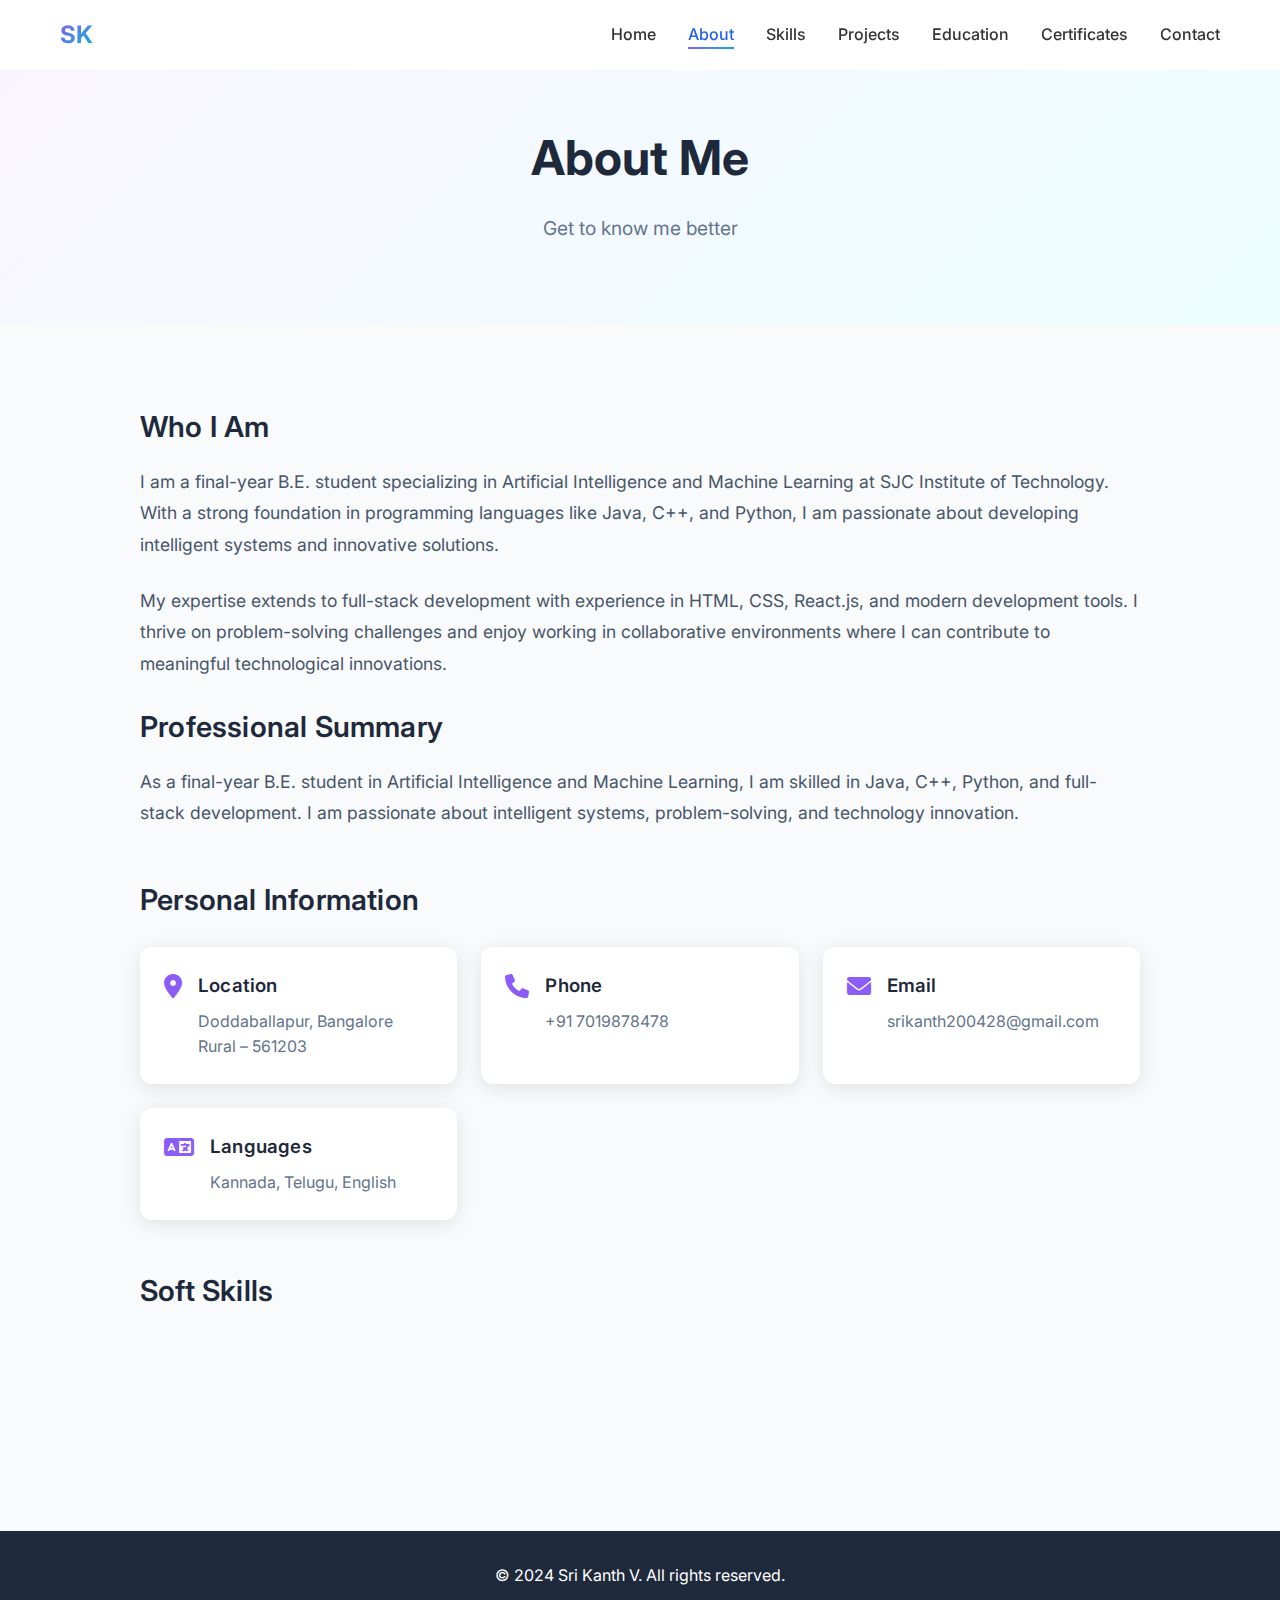
<file: about.html>
<!DOCTYPE html>
<html lang="en">
<head>
    <meta charset="UTF-8">
    <meta name="viewport" content="width=device-width, initial-scale=1.0">
    <title>About - Sri Kanth V</title>
    <link rel="stylesheet" href="styles.css">
    <link href="https://fonts.googleapis.com/css2?family=Inter:wght@300;400;500;600;700&display=swap" rel="stylesheet">
    <link rel="stylesheet" href="https://cdnjs.cloudflare.com/ajax/libs/font-awesome/6.0.0/css/all.min.css">
</head>
<body>
    <!-- Navigation -->
    <nav class="navbar">
        <div class="nav-container">
            <div class="nav-logo">
                <span>SK</span>
            </div>
            <ul class="nav-menu">
                <li><a href="index.html" class="nav-link">Home</a></li>
                <li><a href="about.html" class="nav-link active">About</a></li>
                <li><a href="skills.html" class="nav-link">Skills</a></li>
                <li><a href="projects.html" class="nav-link">Projects</a></li>
                <li><a href="education.html" class="nav-link">Education</a></li>
                <li><a href="certificates.html" class="nav-link">Certificates</a></li>
                <li><a href="contact.html" class="nav-link">Contact</a></li>
            </ul>
            <div class="hamburger">
                <span class="bar"></span>
                <span class="bar"></span>
                <span class="bar"></span>
            </div>
        </div>
    </nav>

    <!-- About Hero Section -->
    <section class="page-hero">
        <div class="container">
            <h1 class="page-title">About Me</h1>
            <p class="page-subtitle">Get to know me better</p>
        </div>
    </section>

    <!-- About Section -->
    <section class="about">
        <div class="container">
            <div class="about-content">
                <div class="about-text">
                    <h2>Who I Am</h2>
                    <p>
                        I am a final-year B.E. student specializing in Artificial Intelligence and Machine Learning 
                        at SJC Institute of Technology. With a strong foundation in programming languages like Java, 
                        C++, and Python, I am passionate about developing intelligent systems and innovative solutions.
                    </p>
                    <p>
                        My expertise extends to full-stack development with experience in HTML, CSS, React.js, 
                        and modern development tools. I thrive on problem-solving challenges and enjoy working 
                        in collaborative environments where I can contribute to meaningful technological innovations.
                    </p>
                    
                    <h2>Professional Summary</h2>
                    <p>
                        As a final-year B.E. student in Artificial Intelligence and Machine Learning, I am skilled 
                        in Java, C++, Python, and full-stack development. I am passionate about intelligent systems, 
                        problem-solving, and technology innovation.
                    </p>
                </div>
                
                <div class="about-details">
                    <h2>Personal Information</h2>
                    <div class="details-grid">
                        <div class="detail-item">
                            <i class="fas fa-map-marker-alt"></i>
                            <div class="detail-content">
                                <h3>Location</h3>
                                <span>Doddaballapur, Bangalore Rural – 561203</span>
                            </div>
                        </div>
                        <div class="detail-item">
                            <i class="fas fa-phone"></i>
                            <div class="detail-content">
                                <h3>Phone</h3>
                                <span>+91 7019878478</span>
                            </div>
                        </div>
                        <div class="detail-item">
                            <i class="fas fa-envelope"></i>
                            <div class="detail-content">
                                <h3>Email</h3>
                                <span>srikanth200428@gmail.com</span>
                            </div>
                        </div>
                        <div class="detail-item">
                            <i class="fas fa-language"></i>
                            <div class="detail-content">
                                <h3>Languages</h3>
                                <span>Kannada, Telugu, English</span>
                            </div>
                        </div>
                    </div>
                </div>

                <div class="soft-skills-section">
                    <h2>Soft Skills</h2>
                    <div class="soft-skills-grid">
                        <div class="soft-skill-item">
                            <i class="fas fa-lightbulb"></i>
                            <span>Problem-solving</span>
                        </div>
                        <div class="soft-skill-item">
                            <i class="fas fa-users"></i>
                            <span>Teamwork</span>
                        </div>
                        <div class="soft-skill-item">
                            <i class="fas fa-comments"></i>
                            <span>Communication</span>
                        </div>
                        <div class="soft-skill-item">
                            <i class="fas fa-rocket"></i>
                            <span>Fast Learning</span>
                        </div>
                    </div>
                </div>
            </div>
        </div>
    </section>

    <!-- Footer -->
    <footer class="footer">
        <div class="container">
            <p>&copy; 2024 Sri Kanth V. All rights reserved.</p>
        </div>
    </footer>

    <script src="script.js"></script>
</body>
</html>
</file>
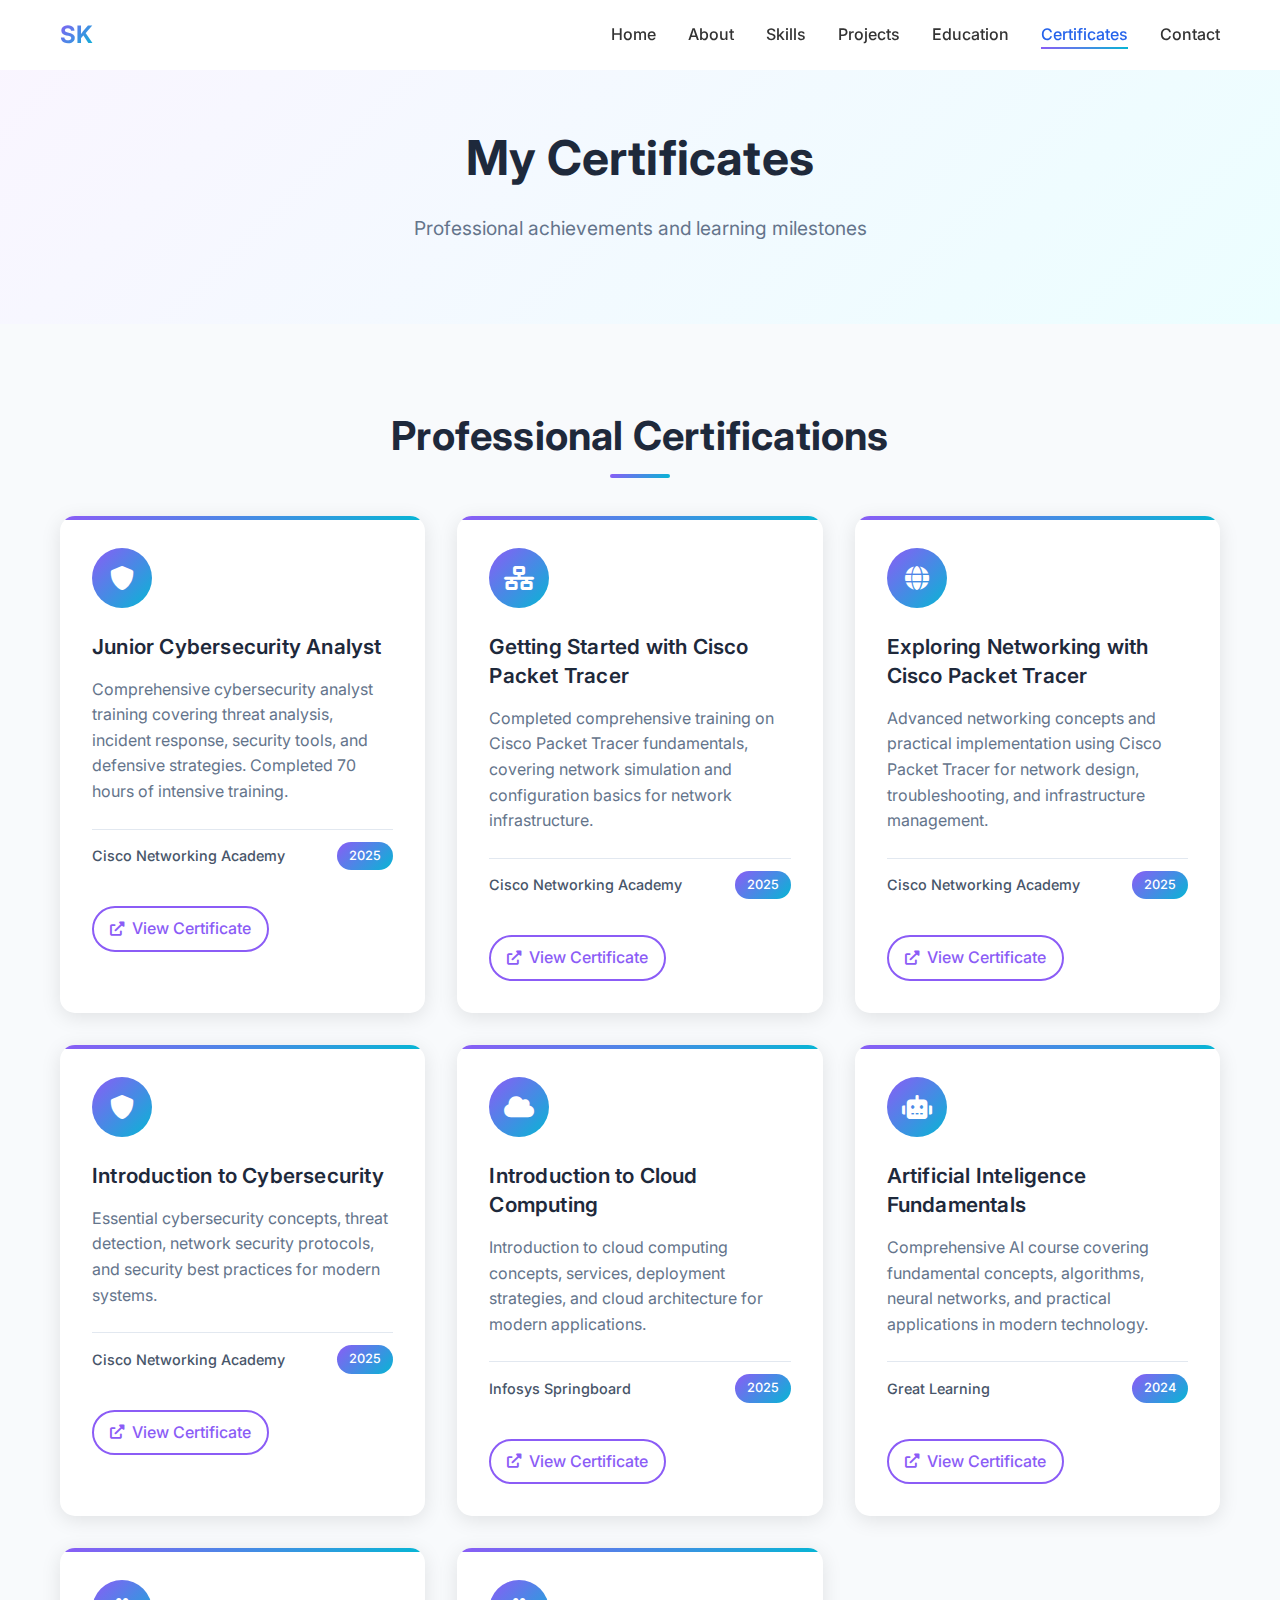
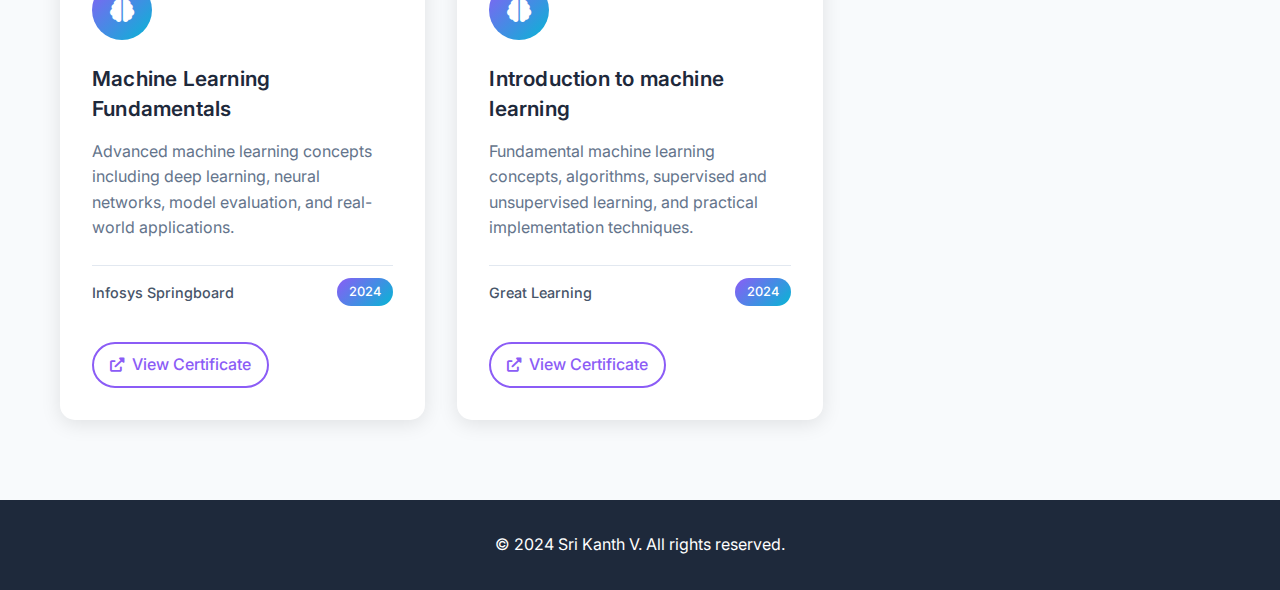
<file: certificates.html>
<!DOCTYPE html>
<html lang="en">
<head>
    <meta charset="UTF-8">
    <meta name="viewport" content="width=device-width, initial-scale=1.0">
    <title>Certificates - Sri Kanth V</title>
    <link rel="stylesheet" href="styles.css">
    <link href="https://fonts.googleapis.com/css2?family=Inter:wght@300;400;500;600;700&display=swap" rel="stylesheet">
    <link rel="stylesheet" href="https://cdnjs.cloudflare.com/ajax/libs/font-awesome/6.0.0/css/all.min.css">
</head>
<body>
    <!-- Navigation -->
    <nav class="navbar">
        <div class="nav-container">
            <div class="nav-logo">
                <span>SK</span>
            </div>
            <ul class="nav-menu">
                <li><a href="index.html" class="nav-link">Home</a></li>
                <li><a href="about.html" class="nav-link">About</a></li>
                <li><a href="skills.html" class="nav-link">Skills</a></li>
                <li><a href="projects.html" class="nav-link active">Projects</a></li>
                <li><a href="education.html" class="nav-link">Education</a></li>
                <li><a href="certificates.html" class="nav-link">Certificates</a></li>
                <li><a href="contact.html" class="nav-link">Contact</a></li>
            </ul>
            <div class="hamburger">
                <span class="bar"></span>
                <span class="bar"></span>
                <span class="bar"></span>
            </div>
        </div>
    </nav>

    <!-- Page Hero -->
    <section class="page-hero">
        <div class="container">
            <h1 class="page-title">My Certificates</h1>
            <p class="page-subtitle">Professional achievements and learning milestones</p>
        </div>
    </section>

    <!-- Certificates Section -->
    <section class="certificates">
        <div class="container">
            <h2 class="section-title">Professional Certifications</h2>
            <div class="certificates-grid">
                <div class="certificate-card">
                    <div class="certificate-icon">
                        <i class="fas fa-shield-alt"></i>
                    </div>
        <h3>Junior Cybersecurity Analyst</h3>
        <p>Comprehensive cybersecurity analyst training covering threat analysis, incident response, security tools, and defensive strategies. Completed 70 hours of intensive training.</p>
        <div class="certificate-details">
            <span class="certificate-issuer">Cisco Networking Academy</span>
            <span class="certificate-date">2025</span>
        </div>
        <a href="Junior Cybersecurity Analyst.pdf" target="_blank" class="certificate-link">
            <i class="fas fa-external-link-alt"></i> View Certificate
        </a>
    </div>

    <div class="certificate-card">
        <div class="certificate-icon">
            <i class="fas fa-network-wired"></i>
        </div>
        <h3>Getting Started with Cisco Packet Tracer</h3>
        <p>Completed comprehensive training on Cisco Packet Tracer fundamentals, covering network simulation and configuration basics for network infrastructure.</p>
        <div class="certificate-details">
            <span class="certificate-issuer">Cisco Networking Academy</span>
            <span class="certificate-date">2025</span>
        </div>
        <a href="Getting Started with Cisco Packet Tracer.pdf" target="_blank" class="certificate-link">
            <i class="fas fa-external-link-alt"></i> View Certificate
        </a>
    </div>

    <div class="certificate-card">
        <div class="certificate-icon">
            <i class="fas fa-globe"></i>
        </div>
        <h3>Exploring Networking with Cisco Packet Tracer</h3>
        <p>Advanced networking concepts and practical implementation using Cisco Packet Tracer for network design, troubleshooting, and infrastructure management.</p>
        <div class="certificate-details">
            <span class="certificate-issuer">Cisco Networking Academy</span>
            <span class="certificate-date">2025</span>
        </div>
        <a href="Exploring Networking with Cisco Packet Tracer.pdf" target="_blank" class="certificate-link">
            <i class="fas fa-external-link-alt"></i> View Certificate
        </a>
    </div>

    <div class="certificate-card">
        <div class="certificate-icon">
            <i class="fas fa-shield-alt"></i>
        </div>
        <h3>Introduction to Cybersecurity</h3>
        <p>Essential cybersecurity concepts, threat detection, network security protocols, and security best practices for modern systems.</p>
        <div class="certificate-details">
            <span class="certificate-issuer">Cisco Networking Academy</span>
            <span class="certificate-date">2025</span>
        </div>
        <a href="Introduction to Cybersecurity.pdf" target="_blank" class="certificate-link">
            <i class="fas fa-external-link-alt"></i> View Certificate
        </a>
    </div>

    <div class="certificate-card">
        <div class="certificate-icon">
            <i class="fas fa-cloud"></i>
        </div>
        <h3>Introduction to Cloud Computing</h3>
        <p>Introduction to cloud computing concepts, services, deployment strategies, and cloud architecture for modern applications.</p>
        <div class="certificate-details">
            <span class="certificate-issuer">Infosys Springboard</span>
            <span class="certificate-date">2025</span>
        </div>
        <a href="Introduction to Cloud Computing.pdf" target="_blank" class="certificate-link">
            <i class="fas fa-external-link-alt"></i> View Certificate
        </a>
    </div>

    <div class="certificate-card">
        <div class="certificate-icon">
            <i class="fas fa-robot"></i>
        </div>
        <h3>Artificial Inteligence Fundamentals</h3>
        <p>Comprehensive AI course covering fundamental concepts, algorithms, neural networks, and practical applications in modern technology.</p>
        <div class="certificate-details">
            <span class="certificate-issuer">Great Learning</span>
            <span class="certificate-date">2024</span>
        </div>
        <a href="Artificial Inteligence Fundamentals.pdf" target="_blank" class="certificate-link">
            <i class="fas fa-external-link-alt"></i> View Certificate
        </a>
    </div>

    <div class="certificate-card">
        <div class="certificate-icon">
            <i class="fas fa-brain"></i>
        </div>
        <h3>Machine Learning Fundamentals</h3>
        <p>Advanced machine learning concepts including deep learning, neural networks, model evaluation, and real-world applications.</p>
        <div class="certificate-details">
            <span class="certificate-issuer">Infosys Springboard</span>
            <span class="certificate-date">2024</span>
        </div>
        <a href="Machine Learning Fundamentals.pdf" target="_blank" class="certificate-link">
            <i class="fas fa-external-link-alt"></i> View Certificate
        </a>
    </div>

    <div class="certificate-card">
        <div class="certificate-icon">
            <i class="fas fa-brain"></i>
        </div>
        <h3>Introduction to machine learning</h3>
        <p>Fundamental machine learning concepts, algorithms, supervised and unsupervised learning, and practical implementation techniques.</p>
        <div class="certificate-details">
            <span class="certificate-issuer">Great Learning</span>
            <span class="certificate-date">2024</span>
        </div>
        <a href="Introduction to machine learning.pdf" target="_blank" class="certificate-link">
            <i class="fas fa-external-link-alt"></i> View Certificate
        </a>
    </div>
</div>
 </div>
</section>

    <!-- Footer -->
    <footer class="footer">
        <div class="container">
            <p>&copy; 2024 Sri Kanth V. All rights reserved.</p>
        </div>
    </footer>

    <script src="script.js"></script>
</body>
</html>
</file>
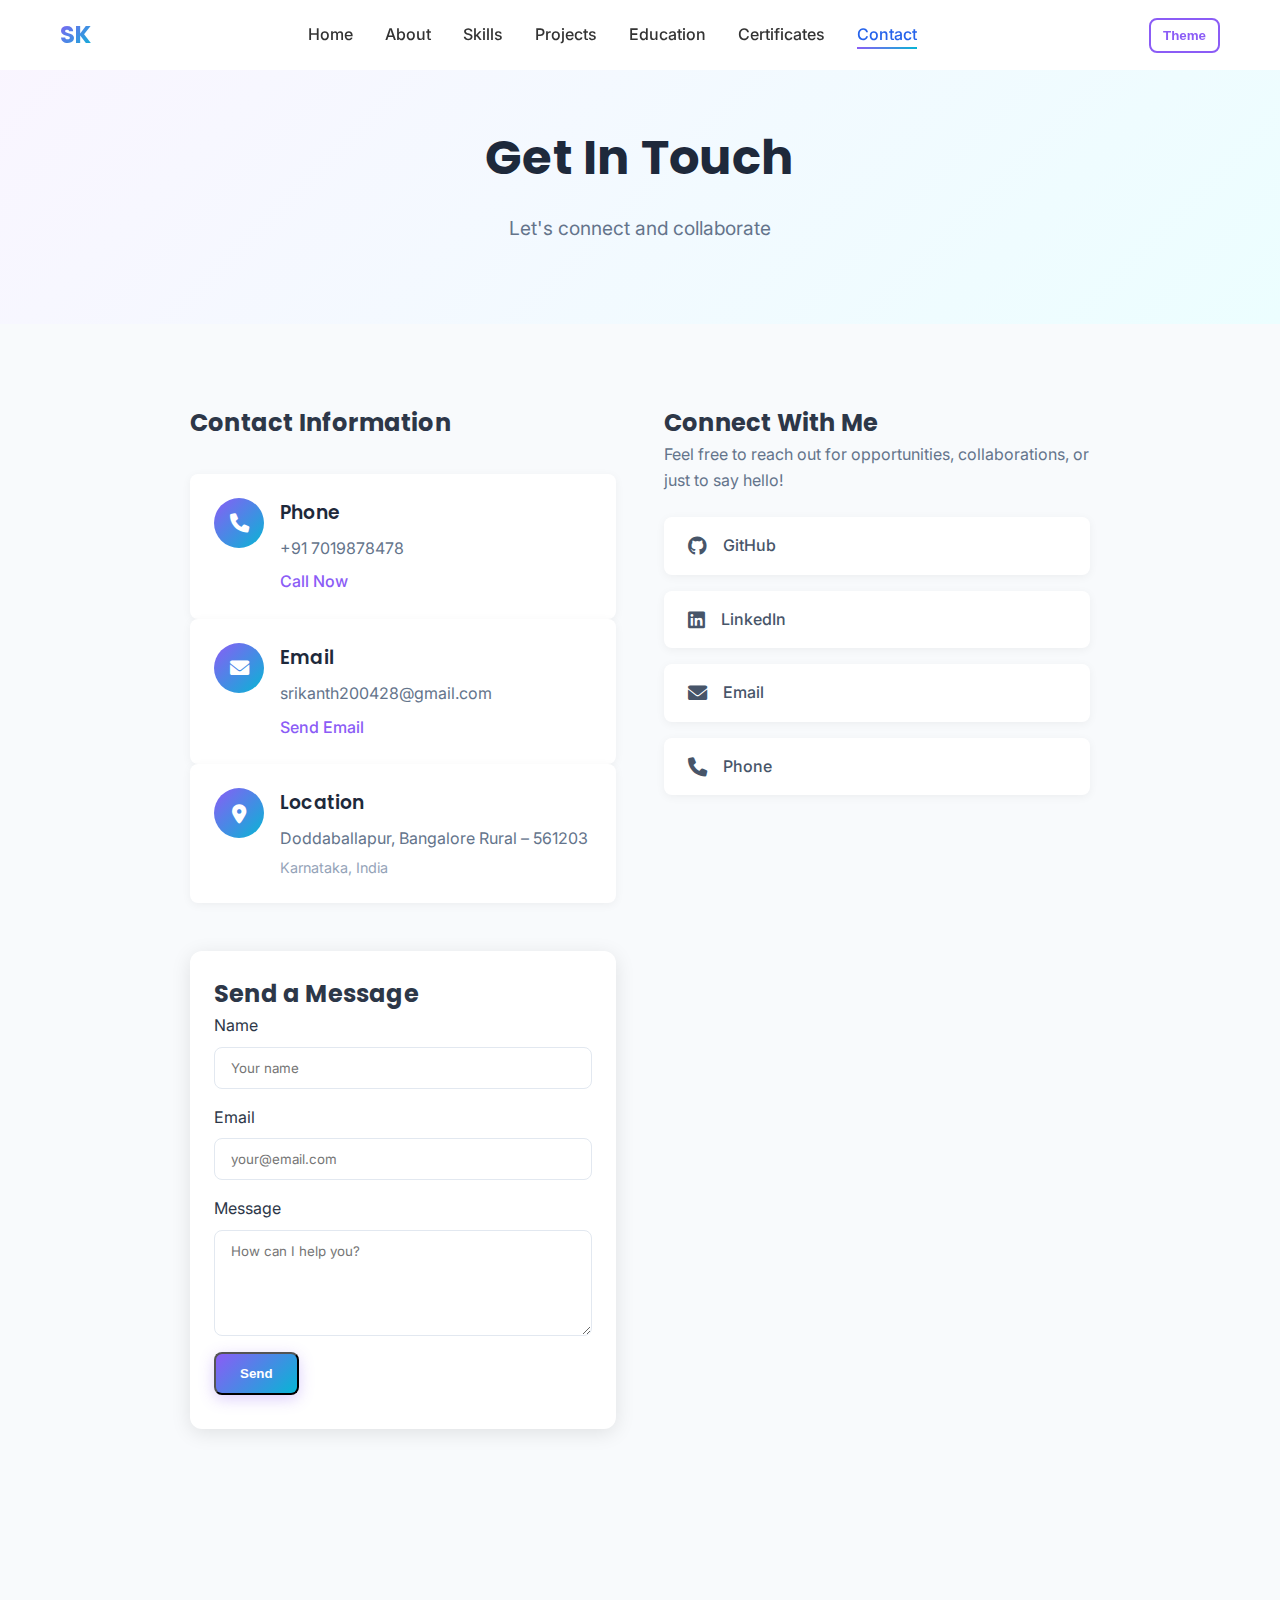
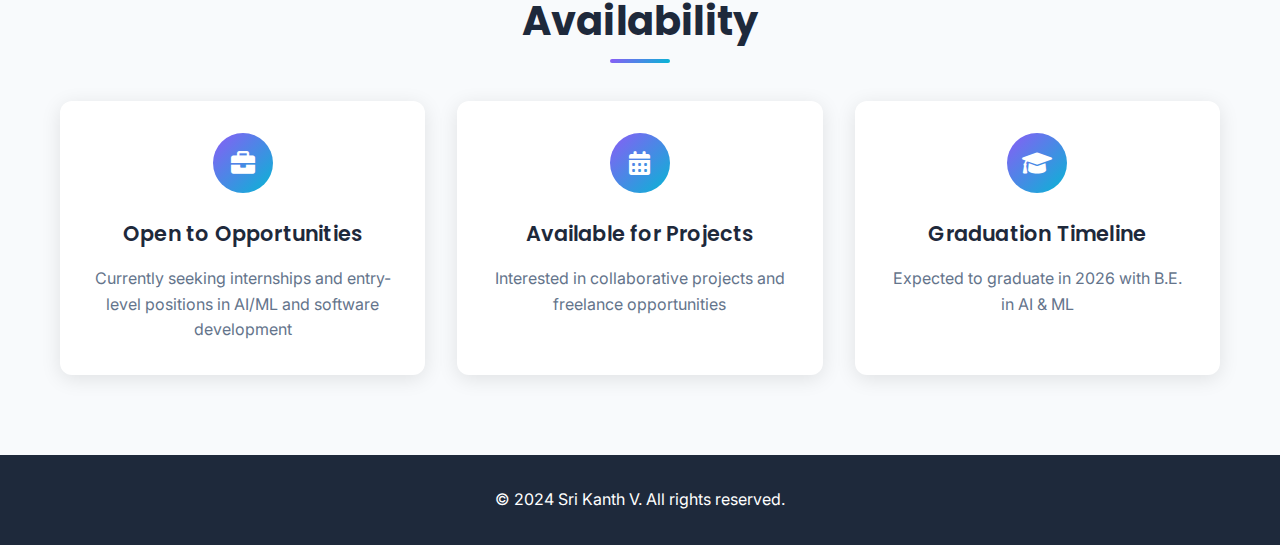
<file: contact.html>
<!DOCTYPE html>
<html lang="en">
<head>
    <meta charset="UTF-8">
    <meta name="viewport" content="width=device-width, initial-scale=1.0">
    <title>Contact - Sri Kanth V</title>
    <meta name="description" content="Contact Sri Kanth V for opportunities and collaborations in AI/ML and software development.">
    <link rel="canonical" href="https://srikanth-portfolio.example/contact.html">
    <meta property="og:title" content="Contact - Sri Kanth V">
    <meta property="og:description" content="Get in touch for opportunities and collaborations.">
    <meta property="og:type" content="website">
    <meta property="og:url" content="https://srikanth-portfolio.example/contact.html">
    <meta property="og:image" content="https://srikanth-portfolio.example/SRI.jpg">
    <link rel="preconnect" href="https://fonts.googleapis.com">
    <link rel="preconnect" href="https://fonts.gstatic.com" crossorigin>
    <link rel="stylesheet" href="styles.css">
    <link href="https://fonts.googleapis.com/css2?family=Inter:wght@300;400;500;600;700&family=Poppins:wght@500;600;700&display=swap" rel="stylesheet">
    <link rel="stylesheet" href="https://cdnjs.cloudflare.com/ajax/libs/font-awesome/6.0.0/css/all.min.css">
</head>
<body>
    <!-- Navigation -->
    <nav class="navbar">
        <div class="nav-container">
            <div class="nav-logo">
                <span>SK</span>
            </div>
            <ul class="nav-menu">
                <li><a href="index.html" class="nav-link">Home</a></li>
                <li><a href="about.html" class="nav-link">About</a></li>
                <li><a href="skills.html" class="nav-link">Skills</a></li>
                <li><a href="projects.html" class="nav-link">Projects</a></li>
                <li><a href="education.html" class="nav-link">Education</a></li>
                <li><a href="certificates.html" class="nav-link">Certificates</a></li>
                <li><a href="contact.html" class="nav-link active">Contact</a></li>
            </ul>
            <div class="hamburger">
                <span class="bar"></span>
                <span class="bar"></span>
                <span class="bar"></span>
            </div>
            <button id="theme-toggle" class="theme-toggle" aria-label="Toggle dark mode">Theme</button>
        </div>
    </nav>

    <!-- Contact Hero Section -->
    <section class="page-hero">
        <div class="container">
            <h1 class="page-title">Get In Touch</h1>
            <p class="page-subtitle">Let's connect and collaborate</p>
        </div>
    </section>

    <!-- Contact Section -->
    <section class="contact">
        <div class="container">
            <div class="contact-content">
                <div class="contact-info">
                    <h2>Contact Information</h2>
                    <div class="contact-items">
                        <div class="contact-item">
                            <div class="contact-icon">
                                <i class="fas fa-phone"></i>
                            </div>
                            <div class="contact-details">
                                <h3>Phone</h3>
                                <p>+91 7019878478</p>
                                <a href="tel:+917019878478" class="contact-link">Call Now</a>
                            </div>
                        </div>
                        <div class="contact-item">
                            <div class="contact-icon">
                                <i class="fas fa-envelope"></i>
                            </div>
                            <div class="contact-details">
                                <h3>Email</h3>
                                <p>srikanth200428@gmail.com</p>
                                <a href="mailto:srikanth200428@gmail.com" class="contact-link">Send Email</a>
                            </div>
                        </div>
                        <div class="contact-item">
                            <div class="contact-icon">
                                <i class="fas fa-map-marker-alt"></i>
                            </div>
                            <div class="contact-details">
                                <h3>Location</h3>
                                <p>Doddaballapur, Bangalore Rural – 561203</p>
                                <span class="location-info">Karnataka, India</span>
                            </div>
                        </div>
                    </div>
                </div>
                <div class="contact-social">
                    <h2>Connect With Me</h2>
                    <p>Feel free to reach out for opportunities, collaborations, or just to say hello!</p>
                    <div class="social-links">
                        <a href="https://github.com/Srikanth28202" class="social-btn" title="GitHub" target="_blank" rel="noopener">
                            <i class="fab fa-github"></i>
                            <span>GitHub</span>
                        </a>
                        <a href="https://www.linkedin.com/in/sri-kanth-v-07a6a7269" class="social-btn" title="LinkedIn" target="_blank" rel="noopener">
                            <i class="fab fa-linkedin"></i>
                            <span>LinkedIn</span>
                        </a>
                        <a href="mailto:srikanth200428@gmail.com" class="social-btn" title="Email">
                            <i class="fas fa-envelope"></i>
                            <span>Email</span>
                        </a>
                        <a href="tel:+917019878478" class="social-btn" title="Phone">
                            <i class="fas fa-phone"></i>
                            <span>Phone</span>
                        </a>
                    </div>
                </div>
                <div class="contact-form-wrap">
                    <h2>Send a Message</h2>
                    <form id="contact-form" novalidate>
                        <div class="form-row">
                            <label for="name">Name</label>
                            <input type="text" id="name" name="name" placeholder="Your name" required>
                        </div>
                        <div class="form-row">
                            <label for="email">Email</label>
                            <input type="email" id="email" name="email" placeholder="your@email.com" required>
                        </div>
                        <div class="form-row">
                            <label for="message">Message</label>
                            <textarea id="message" name="message" rows="5" placeholder="How can I help you?" required></textarea>
                        </div>
                        <button type="submit" class="btn btn-primary">Send</button>
                        <p id="form-status" aria-live="polite" class="form-status" style="margin-top:10px;"></p>
                    </form>
                </div>
            </div>
        </div>
    </section>

    <!-- Availability Section -->
    <section class="availability">
        <div class="container">
            <h2 class="section-title">Availability</h2>
            <div class="availability-content">
                <div class="availability-card">
                    <div class="availability-icon">
                        <i class="fas fa-briefcase"></i>
                    </div>
                    <h3>Open to Opportunities</h3>
                    <p>Currently seeking internships and entry-level positions in AI/ML and software development</p>
                </div>
                <div class="availability-card">
                    <div class="availability-icon">
                        <i class="fas fa-calendar-alt"></i>
                    </div>
                    <h3>Available for Projects</h3>
                    <p>Interested in collaborative projects and freelance opportunities</p>
                </div>
                <div class="availability-card">
                    <div class="availability-icon">
                        <i class="fas fa-graduation-cap"></i>
                    </div>
                    <h3>Graduation Timeline</h3>
                    <p>Expected to graduate in 2026 with B.E. in AI & ML</p>
                </div>
            </div>
        </div>
    </section>

    <!-- Footer -->
    <footer class="footer">
        <div class="container">
            <p>&copy; 2024 Sri Kanth V. All rights reserved.</p>
        </div>
    </footer>

    <script src="script.js" defer></script>
</body>
</html>
</file>
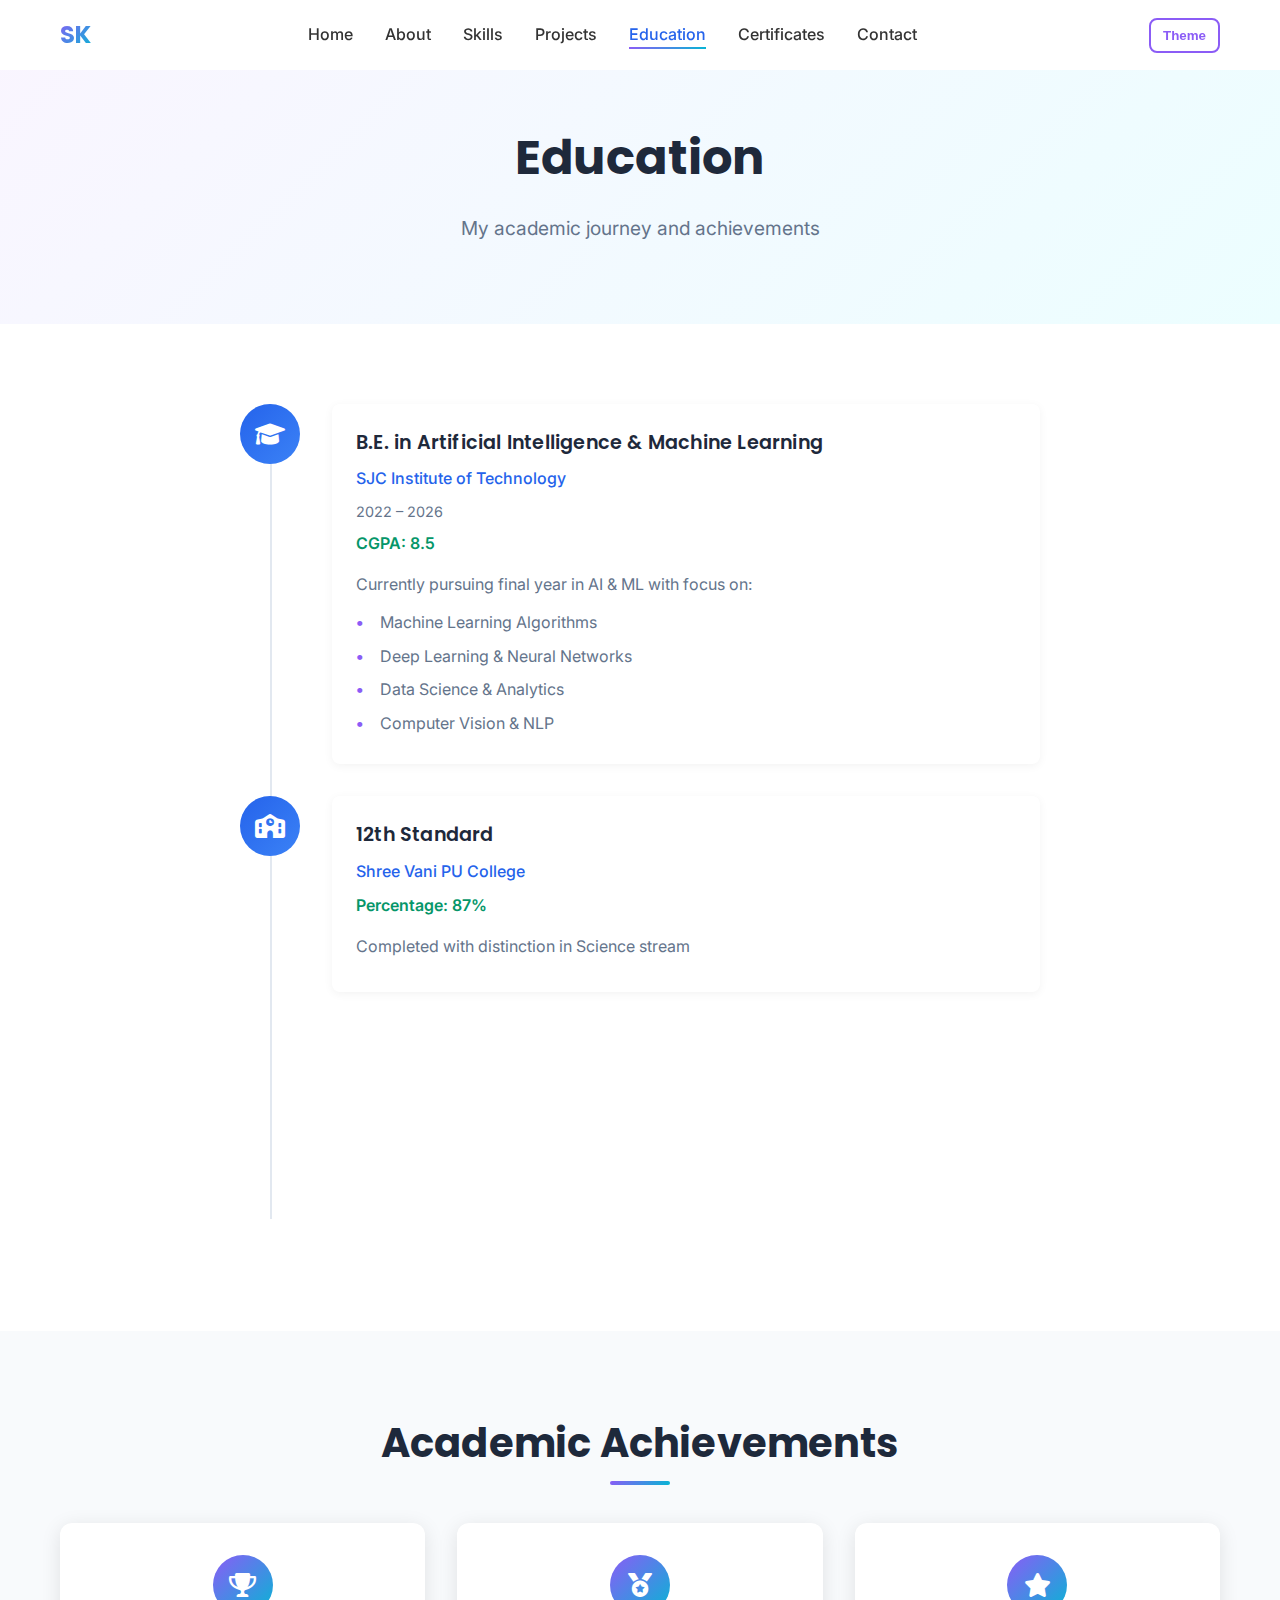
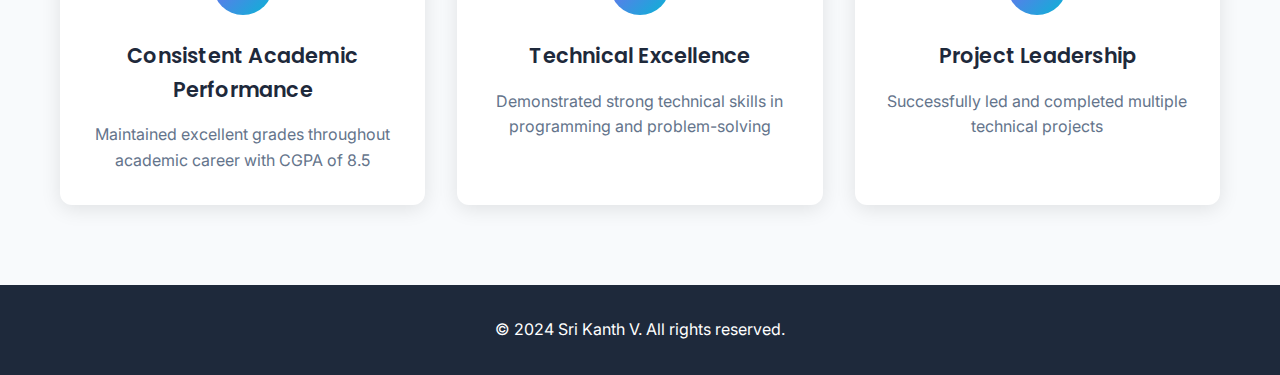
<file: education.html>
<!DOCTYPE html>
<html lang="en">
<head>
    <meta charset="UTF-8">
    <meta name="viewport" content="width=device-width, initial-scale=1.0">
    <title>Education - Sri Kanth V</title>
    <meta name="description" content="Education of Sri Kanth V: B.E. in AI & ML and prior academic achievements.">
    <link rel="canonical" href="https://srikanth-portfolio.example/education.html">
    <meta property="og:title" content="Education - Sri Kanth V">
    <meta property="og:description" content="B.E. AI & ML and academic achievements.">
    <meta property="og:type" content="website">
    <meta property="og:url" content="https://srikanth-portfolio.example/education.html">
    <meta property="og:image" content="https://srikanth-portfolio.example/SRI.jpg">
    <link rel="preconnect" href="https://fonts.googleapis.com">
    <link rel="preconnect" href="https://fonts.gstatic.com" crossorigin>
    <link rel="stylesheet" href="styles.css">
    <link href="https://fonts.googleapis.com/css2?family=Inter:wght@300;400;500;600;700&family=Poppins:wght@500;600;700&display=swap" rel="stylesheet">
    <link rel="stylesheet" href="https://cdnjs.cloudflare.com/ajax/libs/font-awesome/6.0.0/css/all.min.css">
</head>
<body>
    <!-- Navigation -->
    <nav class="navbar">
        <div class="nav-container">
            <div class="nav-logo">
                <span>SK</span>
            </div>
            <ul class="nav-menu">
                <li><a href="index.html" class="nav-link">Home</a></li>
                <li><a href="about.html" class="nav-link">About</a></li>
                <li><a href="skills.html" class="nav-link">Skills</a></li>
                <li><a href="projects.html" class="nav-link">Projects</a></li>
                <li><a href="education.html" class="nav-link active">Education</a></li>
                <li><a href="certificates.html" class="nav-link">Certificates</a></li>
                <li><a href="contact.html" class="nav-link">Contact</a></li>
            </ul>
            <div class="hamburger">
                <span class="bar"></span>
                <span class="bar"></span>
                <span class="bar"></span>
            </div>
            <button id="theme-toggle" class="theme-toggle" aria-label="Toggle dark mode">Theme</button>
        </div>
    </nav>

    <!-- Education Hero Section -->
    <section class="page-hero">
        <div class="container">
            <h1 class="page-title">Education</h1>
            <p class="page-subtitle">My academic journey and achievements</p>
        </div>
    </section>

    <!-- Education Section -->
    <section class="education">
        <div class="container">
            <div class="education-timeline">
                <div class="education-item">
                    <div class="education-icon">
                        <i class="fas fa-graduation-cap"></i>
                    </div>
                    <div class="education-content">
                        <h3>B.E. in Artificial Intelligence & Machine Learning</h3>
                        <p class="institution">SJC Institute of Technology</p>
                        <p class="duration">2022 – 2026</p>
                        <p class="grade">CGPA: 8.5</p>
                        <div class="education-details">
                            <p>Currently pursuing final year in AI & ML with focus on:</p>
                            <ul>
                                <li>Machine Learning Algorithms</li>
                                <li>Deep Learning & Neural Networks</li>
                                <li>Data Science & Analytics</li>
                                <li>Computer Vision & NLP</li>
                            </ul>
                        </div>
                    </div>
                </div>
                <div class="education-item">
                    <div class="education-icon">
                        <i class="fas fa-school"></i>
                    </div>
                    <div class="education-content">
                        <h3>12th Standard</h3>
                        <p class="institution">Shree Vani PU College</p>
                        <p class="grade">Percentage: 87%</p>
                        <div class="education-details">
                            <p>Completed with distinction in Science stream</p>
                        </div>
                    </div>
                </div>
                <div class="education-item">
                    <div class="education-icon">
                        <i class="fas fa-book"></i>
                    </div>
                    <div class="education-content">
                        <h3>10th Standard</h3>
                        <p class="institution">Swamy Vivekananda English High School</p>
                        <p class="grade">Percentage: 90.56%</p>
                        <div class="education-details">
                            <p>Completed with excellent academic performance</p>
                        </div>
                    </div>
                </div>
            </div>
        </div>
    </section>

    <!-- Achievements Section -->
    <section class="achievements">
        <div class="container">
            <h2 class="section-title">Academic Achievements</h2>
            <div class="achievements-grid">
                <div class="achievement-card">
                    <div class="achievement-icon">
                        <i class="fas fa-trophy"></i>
                    </div>
                    <h3>Consistent Academic Performance</h3>
                    <p>Maintained excellent grades throughout academic career with CGPA of 8.5</p>
                </div>
                <div class="achievement-card">
                    <div class="achievement-icon">
                        <i class="fas fa-medal"></i>
                    </div>
                    <h3>Technical Excellence</h3>
                    <p>Demonstrated strong technical skills in programming and problem-solving</p>
                </div>
                <div class="achievement-card">
                    <div class="achievement-icon">
                        <i class="fas fa-star"></i>
                    </div>
                    <h3>Project Leadership</h3>
                    <p>Successfully led and completed multiple technical projects</p>
                </div>
            </div>
        </div>
    </section>

    <!-- Footer -->
    <footer class="footer">
        <div class="container">
            <p>&copy; 2024 Sri Kanth V. All rights reserved.</p>
        </div>
    </footer>

    <script src="script.js" defer></script>
</body>
</html>
</file>
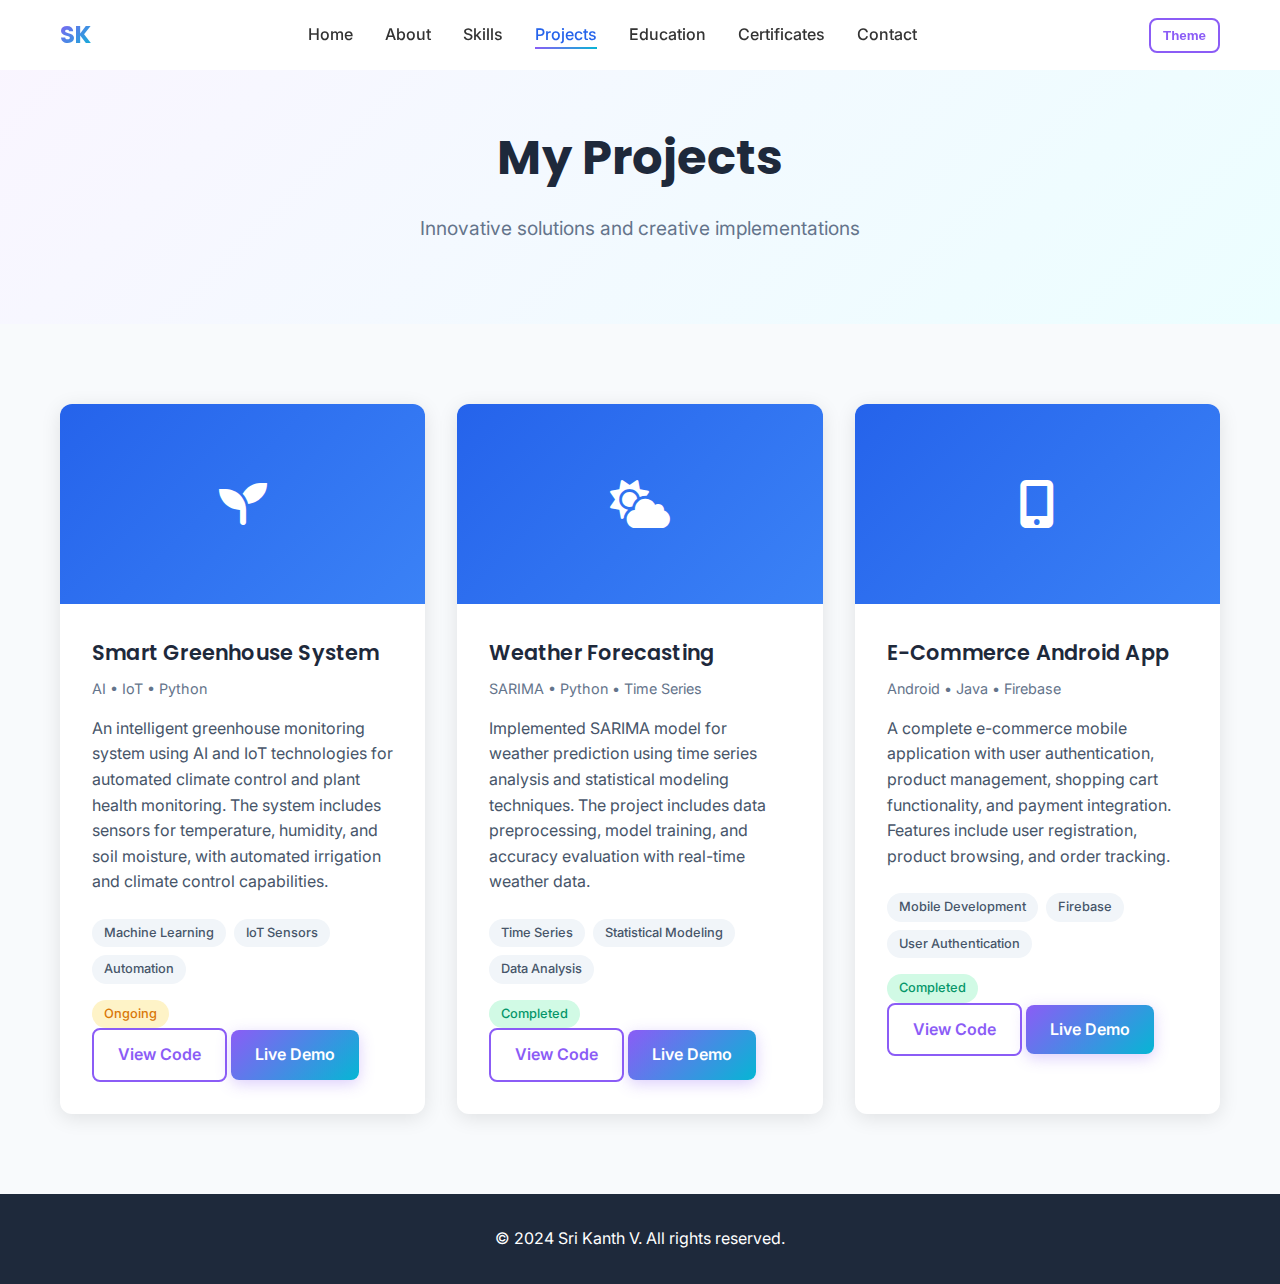
<file: projects.html>
<!DOCTYPE html>
<html lang="en">
<head>
    <meta charset="UTF-8">
    <meta name="viewport" content="width=device-width, initial-scale=1.0">
    <title>Projects - Sri Kanth V</title>
    <meta name="description" content="Selected projects by Sri Kanth V: AI, ML, IoT, Android, and time-series forecasting.">
    <link rel="canonical" href="https://srikanth-portfolio.example/projects.html">
    <meta property="og:title" content="Projects - Sri Kanth V">
    <meta property="og:description" content="AI, ML, IoT, Android, and time-series forecasting projects.">
    <meta property="og:type" content="website">
    <meta property="og:url" content="https://srikanth-portfolio.example/projects.html">
    <meta property="og:image" content="https://srikanth-portfolio.example/SRI.jpg">
    <link rel="preconnect" href="https://fonts.googleapis.com">
    <link rel="preconnect" href="https://fonts.gstatic.com" crossorigin>
    <link rel="stylesheet" href="styles.css">
    <link href="https://fonts.googleapis.com/css2?family=Inter:wght@300;400;500;600;700&family=Poppins:wght@500;600;700&display=swap" rel="stylesheet">
    <link rel="stylesheet" href="https://cdnjs.cloudflare.com/ajax/libs/font-awesome/6.0.0/css/all.min.css">
</head>
<body>
    <!-- Navigation -->
    <nav class="navbar">
        <div class="nav-container">
            <div class="nav-logo">
                <span>SK</span>
            </div>
            <ul class="nav-menu">
                <li><a href="index.html" class="nav-link">Home</a></li>
                <li><a href="about.html" class="nav-link">About</a></li>
                <li><a href="skills.html" class="nav-link">Skills</a></li>
                <li><a href="projects.html" class="nav-link active">Projects</a></li>
                <li><a href="education.html" class="nav-link">Education</a></li>
                <li><a href="certificates.html" class="nav-link">Certificates</a></li>
                <li><a href="contact.html" class="nav-link">Contact</a></li>
            </ul>
            <div class="hamburger">
                <span class="bar"></span>
                <span class="bar"></span>
                <span class="bar"></span>
            </div>
            <button id="theme-toggle" class="theme-toggle" aria-label="Toggle dark mode">Theme</button>
        </div>
    </nav>

    <!-- Projects Hero Section -->
    <section class="page-hero">
        <div class="container">
            <h1 class="page-title">My Projects</h1>
            <p class="page-subtitle">Innovative solutions and creative implementations</p>
        </div>
    </section>

    <!-- Projects Section -->
    <section class="projects">
        <div class="container">
            <div class="projects-grid">
                <div class="project-card">
                    <div class="project-image">
                        <i class="fas fa-seedling"></i>
                    </div>
                    <div class="project-content">
                        <h3>Smart Greenhouse System</h3>
                        <p class="project-tech">AI • IoT • Python</p>
                        <p class="project-description">
                            An intelligent greenhouse monitoring system using AI and IoT technologies 
                            for automated climate control and plant health monitoring. The system 
                            includes sensors for temperature, humidity, and soil moisture, with 
                            automated irrigation and climate control capabilities.
                        </p>
                        <div class="project-features">
                            <span class="feature-tag">Machine Learning</span>
                            <span class="feature-tag">IoT Sensors</span>
                            <span class="feature-tag">Automation</span>
                        </div>
                        <div class="project-status">
                            <span class="status-badge ongoing">Ongoing</span>
                        </div>
                        <div class="project-actions">
                            <a class="btn btn-secondary" href="#" target="_blank" rel="noopener">View Code</a>
                            <a class="btn btn-primary" href="#" target="_blank" rel="noopener">Live Demo</a>
                        </div>
                    </div>
                </div>
                <div class="project-card">
                    <div class="project-image">
                        <i class="fas fa-cloud-sun"></i>
                    </div>
                    <div class="project-content">
                        <h3>Weather Forecasting</h3>
                        <p class="project-tech">SARIMA • Python • Time Series</p>
                        <p class="project-description">
                            Implemented SARIMA model for weather prediction using time series analysis 
                            and statistical modeling techniques. The project includes data preprocessing, 
                            model training, and accuracy evaluation with real-time weather data.
                        </p>
                        <div class="project-features">
                            <span class="feature-tag">Time Series</span>
                            <span class="feature-tag">Statistical Modeling</span>
                            <span class="feature-tag">Data Analysis</span>
                        </div>
                        <div class="project-status">
                            <span class="status-badge completed">Completed</span>
                        </div>
                        <div class="project-actions">
                            <a class="btn btn-secondary" href="#" target="_blank" rel="noopener">View Code</a>
                            <a class="btn btn-primary" href="#" target="_blank" rel="noopener">Live Demo</a>
                        </div>
                    </div>
                </div>
                <div class="project-card">
                    <div class="project-image">
                        <i class="fas fa-mobile-alt"></i>
                    </div>
                    <div class="project-content">
                        <h3>E-Commerce Android App</h3>
                        <p class="project-tech">Android • Java • Firebase</p>
                        <p class="project-description">
                            A complete e-commerce mobile application with user authentication, 
                            product management, shopping cart functionality, and payment integration. 
                            Features include user registration, product browsing, and order tracking.
                        </p>
                        <div class="project-features">
                            <span class="feature-tag">Mobile Development</span>
                            <span class="feature-tag">Firebase</span>
                            <span class="feature-tag">User Authentication</span>
                        </div>
                        <div class="project-status">
                            <span class="status-badge completed">Completed</span>
                        </div>
                        <div class="project-actions">
                            <a class="btn btn-secondary" href="#" target="_blank" rel="noopener">View Code</a>
                            <a class="btn btn-primary" href="#" target="_blank" rel="noopener">Live Demo</a>
                        </div>
                    </div>
                </div>
            </div>
        </div>
    </section>

    <!-- Footer -->
    <footer class="footer">
        <div class="container">
            <p>&copy; 2024 Sri Kanth V. All rights reserved.</p>
        </div>
    </footer>

    <script src="script.js" defer></script>
</body>
</html>
</file>
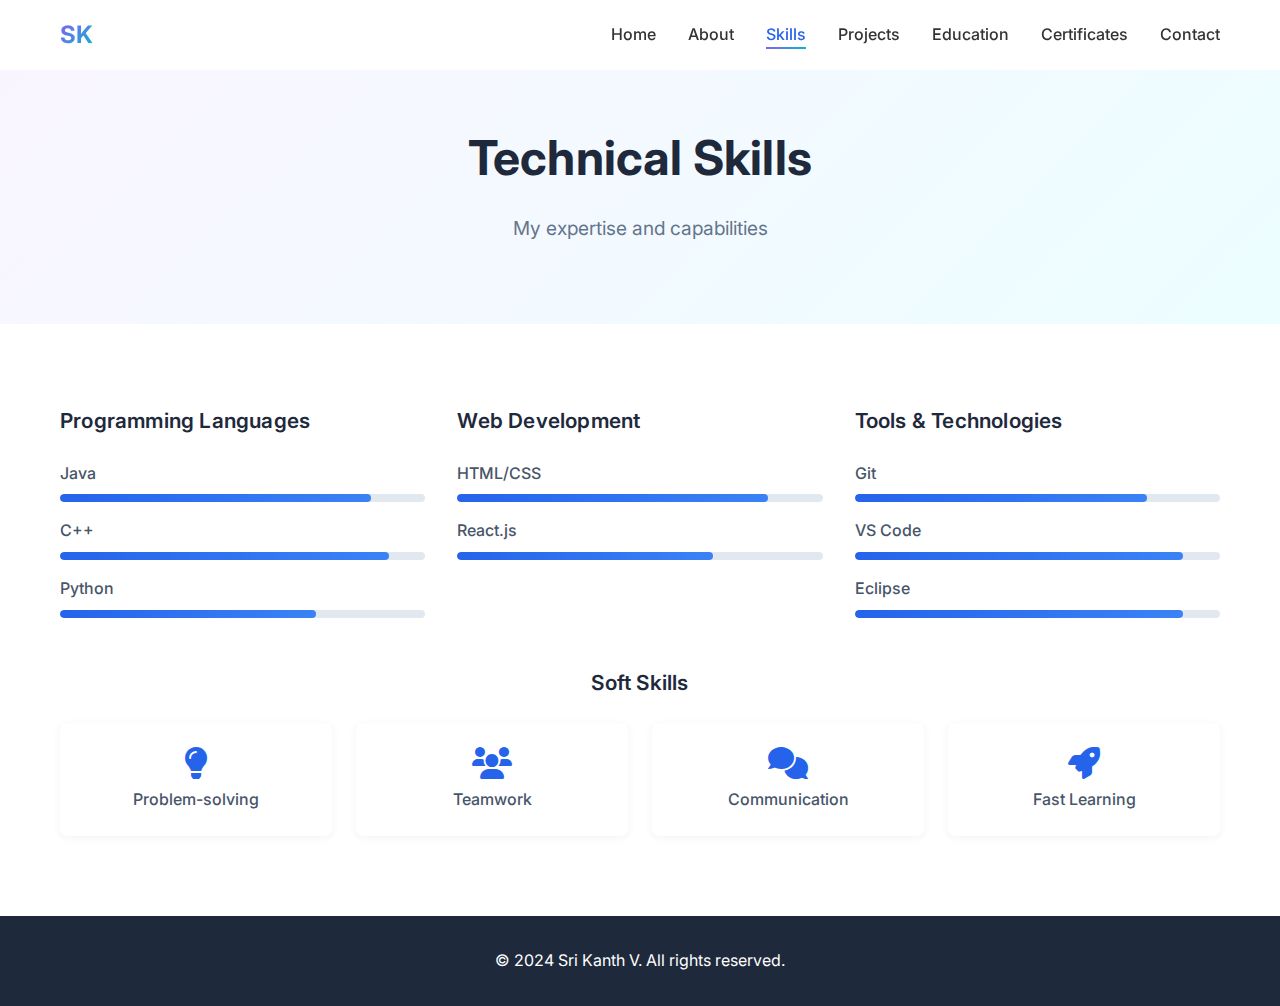
<file: skills.html>
<!DOCTYPE html>
<html lang="en">
<head>
    <meta charset="UTF-8">
    <meta name="viewport" content="width=device-width, initial-scale=1.0">
    <title>Skills - Sri Kanth V</title>
    <link rel="stylesheet" href="styles.css">
    <link href="https://fonts.googleapis.com/css2?family=Inter:wght@300;400;500;600;700&display=swap" rel="stylesheet">
    <link rel="stylesheet" href="https://cdnjs.cloudflare.com/ajax/libs/font-awesome/6.0.0/css/all.min.css">
</head>
<body>
    <!-- Navigation -->
    <nav class="navbar">
        <div class="nav-container">
            <div class="nav-logo">
                <span>SK</span>
            </div>
            <ul class="nav-menu">
                <li><a href="index.html" class="nav-link">Home</a></li>
                <li><a href="about.html" class="nav-link">About</a></li>
                <li><a href="skills.html" class="nav-link active">Skills</a></li>
                <li><a href="projects.html" class="nav-link">Projects</a></li>
                <li><a href="education.html" class="nav-link">Education</a></li>
                <li><a href="certificates.html" class="nav-link">Certificates</a></li>
                <li><a href="contact.html" class="nav-link">Contact</a></li>
            </ul>
            <div class="hamburger">
                <span class="bar"></span>
                <span class="bar"></span>
                <span class="bar"></span>
            </div>
        </div>
    </nav>

    <!-- Skills Hero Section -->
    <section class="page-hero">
        <div class="container">
            <h1 class="page-title">Technical Skills</h1>
            <p class="page-subtitle">My expertise and capabilities</p>
        </div>
    </section>

    <!-- Skills Section -->
    <section class="skills">
        <div class="container">
            <div class="skills-grid">
                <div class="skill-category">
                    <h3>Programming Languages</h3>
                    <div class="skill-items">
                        <div class="skill-item">
                            <span class="skill-name">Java</span>
                            <div class="skill-bar">
                                <div class="skill-progress" style="width: 85%"></div>
                            </div>
                        </div>
                        <div class="skill-item">
                            <span class="skill-name">C++</span>
                            <div class="skill-bar">
                                <div class="skill-progress" style="width: 90%"></div>
                            </div>
                        </div>
                        <div class="skill-item">
                            <span class="skill-name">Python</span>
                            <div class="skill-bar">
                                <div class="skill-progress" style="width: 70%"></div>
                            </div>
                        </div>
                    </div>
                </div>
                <div class="skill-category">
                    <h3>Web Development</h3>
                    <div class="skill-items">
                        <div class="skill-item">
                            <span class="skill-name">HTML/CSS</span>
                            <div class="skill-bar">
                                <div class="skill-progress" style="width: 85%"></div>
                            </div>
                        </div>
                        <div class="skill-item">
                            <span class="skill-name">React.js</span>
                            <div class="skill-bar">
                                <div class="skill-progress" style="width: 70%"></div>
                            </div>
                        </div>
                    </div>
                </div>
                <div class="skill-category">
                    <h3>Tools & Technologies</h3>
                    <div class="skill-items">
                        <div class="skill-item">
                            <span class="skill-name">Git</span>
                            <div class="skill-bar">
                                <div class="skill-progress" style="width: 80%"></div>
                            </div>
                        </div>
                        <div class="skill-item">
                            <span class="skill-name">VS Code</span>
                            <div class="skill-bar">
                                <div class="skill-progress" style="width: 90%"></div>
                            </div>
                        </div>
                        <div class="skill-item">
                            <span class="skill-name">Eclipse</span>
                            <div class="skill-bar">
                                <div class="skill-progress" style="width: 90%"></div>
                            </div>
                        </div>
                    </div>
                </div>
            </div>
            <div class="soft-skills">
                <h3>Soft Skills</h3>
                <div class="soft-skills-grid">
                    <div class="soft-skill-item">
                        <i class="fas fa-lightbulb"></i>
                        <span>Problem-solving</span>
                    </div>
                    <div class="soft-skill-item">
                        <i class="fas fa-users"></i>
                        <span>Teamwork</span>
                    </div>
                    <div class="soft-skill-item">
                        <i class="fas fa-comments"></i>
                        <span>Communication</span>
                    </div>
                    <div class="soft-skill-item">
                        <i class="fas fa-rocket"></i>
                        <span>Fast Learning</span>
                    </div>
                </div>
            </div>
        </div>
    </section>

    <!-- Footer -->
    <footer class="footer">
        <div class="container">
            <p>&copy; 2024 Sri Kanth V. All rights reserved.</p>
        </div>
    </footer>

    <script src="script.js"></script>
</body>
</html>
</file>
<file: styles.css>
/* Reset and Base Styles */
* {
    margin: 0;
    padding: 0;
    box-sizing: border-box;
}

html {
    scroll-behavior: smooth;
}

:root {
    --bg: #ffffff;
    --text: #2d3748;
    --muted: #64748b;
    --accent: #8b5cf6;
    --accent-2: #06b6d4;
    --elev-1: 0 4px 20px rgba(0, 0, 0, 0.1);
}

[data-theme="dark"] {
    --bg: #0f172a;
    --text: #e2e8f0;
    --muted: #94a3b8;
    --accent: #8b5cf6;
    --accent-2: #06b6d4;
    --elev-1: 0 4px 20px rgba(0, 0, 0, 0.4);
}

body {
    font-family: 'Inter', sans-serif;
    line-height: 1.6;
    color: var(--text);
    background-color: var(--bg);
}

/* Prevent body scroll when mobile menu is open */
body.no-scroll {
    overflow: hidden;
}

/* Heading typography */
h1, h2, h3, .section-title, .nav-logo span {
    font-family: 'Poppins', 'Inter', system-ui, -apple-system, Segoe UI, Roboto, Arial, sans-serif;
    letter-spacing: 0.2px;
}

/* Page transition animations */
.page-enter {
    opacity: 0;
    transform: translateX(24px);
}

.page-enter-active {
    opacity: 1;
    transform: translateX(0);
    transition: transform 0.4s ease, opacity 0.4s ease;
}

.page-exit {
    opacity: 0;
    transform: translateX(-24px);
    transition: transform 0.35s ease, opacity 0.35s ease;
}

/* Ensure starting state when JS adds classes slightly late */
body.page-enter-active {
    opacity: 1;
    transform: none;
}

/* SPA slide stage and pages */
/* Removed overlay transition styles to restore default navigation */

@media (prefers-reduced-motion: reduce) {
    .page-enter, .page-enter-active, .page-exit {
        opacity: 1;
        transform: none !important;
        transition: none !important;
    }
}

.container {
    max-width: 1200px;
    margin: 0 auto;
    padding: 0 20px;
}

/* Navigation */
.navbar {
    position: fixed;
    top: 0;
    width: 100%;
    background: rgba(255, 255, 255, 0.95);
    backdrop-filter: blur(10px);
    z-index: 1000;
    padding: 1rem 0;
    transition: all 0.3s ease;
}

.nav-container {
    max-width: 1200px;
    margin: 0 auto;
    padding: 0 20px;
    display: flex;
    justify-content: space-between;
    align-items: center;
}

.nav-logo span {
    font-size: 1.5rem;
    font-weight: 700;
    color: var(--accent);
    background: linear-gradient(135deg, var(--accent), var(--accent-2));
    -webkit-background-clip: text;
    -webkit-text-fill-color: transparent;
    background-clip: text;
}

.nav-menu {
    display: flex;
    list-style: none;
    gap: 2rem;
}

.nav-link {
    text-decoration: none;
    color: #333;
    font-weight: 500;
    transition: color 0.3s ease;
    position: relative;
}

.nav-link:hover {
    color: var(--accent);
}

.nav-link::after {
    content: '';
    position: absolute;
    width: 0;
    height: 2px;
    bottom: -5px;
    left: 0;
    background: linear-gradient(135deg, var(--accent), var(--accent-2));
    transition: width 0.3s ease;
}

.nav-link:hover::after {
    width: 100%;
}

.hamburger {
    display: none;
    flex-direction: column;
    cursor: pointer;
}

.bar {
    width: 25px;
    height: 3px;
    background: #333;
    margin: 3px 0;
    transition: 0.3s;
}

/* Hero Section */
.hero {
    min-height: 100vh;
    display: flex;
    align-items: center;
    background: linear-gradient(135deg, #faf5ff 0%, #ecfeff 100%);
    position: relative;
    overflow: hidden;
}

.hero::before {
    content: '';
    position: absolute;
    top: 0;
    left: 0;
    right: 0;
    bottom: 0;
    background: url('data:image/svg+xml,<svg xmlns="http://www.w3.org/2000/svg" viewBox="0 0 100 100"><defs><pattern id="grid" width="10" height="10" patternUnits="userSpaceOnUse"><path d="M 10 0 L 0 0 0 10" fill="none" stroke="%23e2e8f0" stroke-width="0.5"/></pattern></defs><rect width="100" height="100" fill="url(%23grid)"/></svg>');
    opacity: 0.5;
}

.hero-container {
    max-width: 1200px;
    margin: 0 auto;
    padding: 0 20px;
    position: relative;
    z-index: 1;
}

.hero-content {
    display: grid;
    grid-template-columns: 1fr 1fr;
    gap: 4rem;
    align-items: center;
}

.hero-title {
    font-size: 3.5rem;
    font-weight: 700;
    margin-bottom: 1rem;
    line-height: 1.2;
}

.greeting {
    display: block;
    font-size: 1.5rem;
    color: #64748b;
    margin-bottom: 0.5rem;
}

.name {
    background: linear-gradient(135deg, #8b5cf6, #06b6d4);
    -webkit-background-clip: text;
    -webkit-text-fill-color: transparent;
    background-clip: text;
}

.hero-subtitle {
    font-size: 2rem;
    color: #475569;
    margin-bottom: 1.5rem;
    font-weight: 600;
}

.hero-description {
    font-size: 1.1rem;
    color: #64748b;
    margin-bottom: 2rem;
    line-height: 1.8;
}

.hero-buttons {
    display: flex;
    gap: 1rem;
    margin-bottom: 2rem;
}

.btn {
    padding: 12px 24px;
    border-radius: 8px;
    text-decoration: none;
    font-weight: 600;
    transition: all 0.3s ease;
    display: inline-flex;
    align-items: center;
    gap: 0.5rem;
}

.btn-primary {
    background: linear-gradient(135deg, #8b5cf6, #06b6d4);
    color: white;
    box-shadow: 0 4px 15px rgba(139, 92, 246, 0.3);
}

.btn-primary:hover {
    transform: translateY(-2px);
    box-shadow: 0 6px 20px rgba(139, 92, 246, 0.4);
}

.btn-secondary {
    background: transparent;
    color: var(--accent);
    border: 2px solid var(--accent);
}

.btn-secondary:hover {
    background: var(--accent);
    color: white;
    transform: translateY(-2px);
}

.hero-social {
    display: flex;
    gap: 1rem;
}

.social-link {
    width: 45px;
    height: 45px;
    border-radius: 50%;
    background: white;
    display: flex;
    align-items: center;
    justify-content: center;
    color: #64748b;
    text-decoration: none;
    transition: all 0.3s ease;
    box-shadow: 0 2px 10px rgba(0, 0, 0, 0.1);
}

.social-link:hover {
    color: #8b5cf6;
    transform: translateY(-3px);
    box-shadow: 0 4px 15px rgba(139, 92, 246, 0.3);
}

.hero-image {
    display: flex;
    justify-content: center;
    align-items: center;
}

.profile-container {
    position: relative;
    width: 300px;
    height: 300px;
    border-radius: 50%;
    overflow: hidden;
    box-shadow: 0 20px 40px rgba(0, 0, 0, 0.1);
    animation: float 6s ease-in-out infinite;
}

@keyframes float {
    0%, 100% { transform: translateY(0px); }
    50% { transform: translateY(-20px); }
}

.profile-image {
    width: 100%;
    height: 100%;
    object-fit: cover;
    border-radius: 50%;
}

.profile-overlay {
    position: absolute;
    top: 0;
    left: 0;
    right: 0;
    bottom: 0;
    background: linear-gradient(135deg, rgba(139, 92, 246, 0.1), rgba(6, 182, 212, 0.1));
    border-radius: 50%;
}

.scroll-indicator {
    position: absolute;
    bottom: 30px;
    left: 50%;
    transform: translateX(-50%);
    animation: bounce 2s infinite;
}

.scroll-arrow {
    width: 30px;
    height: 30px;
    border-right: 2px solid #64748b;
    border-bottom: 2px solid #64748b;
    transform: rotate(45deg);
}

@keyframes bounce {
    0%, 20%, 50%, 80%, 100% { transform: translateX(-50%) translateY(0); }
    40% { transform: translateX(-50%) translateY(-10px); }
    60% { transform: translateX(-50%) translateY(-5px); }
}

/* Section Styles */
section {
    padding: 80px 0;
}

.section-title {
    text-align: center;
    font-size: 2.5rem;
    font-weight: 700;
    margin-bottom: 3rem;
    color: #1e293b;
    position: relative;
}

.section-title::after {
    content: '';
    position: absolute;
    bottom: -10px;
    left: 50%;
    transform: translateX(-50%);
    width: 60px;
    height: 4px;
    background: linear-gradient(135deg, var(--accent), var(--accent-2));
    border-radius: 2px;
}

/* Page Hero Section */
.page-hero {
    background: linear-gradient(135deg, #faf5ff 0%, #ecfeff 100%);
    padding: 120px 0 80px;
    text-align: center;
}

.page-title {
    font-size: 3rem;
    font-weight: 700;
    color: #1e293b;
    margin-bottom: 1rem;
}

.page-subtitle {
    font-size: 1.2rem;
    color: #64748b;
}

/* Quick Links Section */
.quick-links {
    background: #f8fafc;
}

.links-grid {
    display: grid;
    grid-template-columns: repeat(auto-fit, minmax(300px, 1fr));
    gap: 2rem;
    max-width: 1200px;
    margin: 0 auto;
}

.link-card {
    background: white;
    padding: 2rem;
    border-radius: 12px;
    text-decoration: none;
    color: inherit;
    box-shadow: 0 4px 20px rgba(0, 0, 0, 0.1);
    transition: all 0.3s ease;
    border: 2px solid transparent;
}

.link-card:hover {
    transform: translateY(-5px);
    box-shadow: 0 8px 30px rgba(139, 92, 246, 0.2);
    border-color: var(--accent);
}

/* Subtle active/pressed states */
.btn:active { transform: translateY(0); box-shadow: 0 2px 10px rgba(0,0,0,0.1); }
.link-card:active { transform: translateY(-2px); box-shadow: 0 6px 20px rgba(0,0,0,0.12); }

.link-icon {
    width: 60px;
    height: 60px;
    background: linear-gradient(135deg, var(--accent), var(--accent-2));
    border-radius: 50%;
    display: flex;
    align-items: center;
    justify-content: center;
    color: white;
    font-size: 1.5rem;
    margin-bottom: 1.5rem;
}

.link-card h3 {
    font-size: 1.3rem;
    color: #1e293b;
    margin-bottom: 1rem;
    font-weight: 600;
}

.link-card p {
    color: #64748b;
    line-height: 1.6;
}

/* About Section */
.about {
    background: #f8fafc;
    padding: 80px 0;
}

.about-content {
    max-width: 1000px;
    margin: 0 auto;
}

.about-text h2 {
    font-size: 1.8rem;
    color: #1e293b;
    margin-bottom: 1rem;
    font-weight: 600;
}

.about-text p {
    font-size: 1.1rem;
    color: #475569;
    margin-bottom: 1.5rem;
    line-height: 1.8;
}

.about-details {
    margin-top: 3rem;
}

.about-details h2 {
    font-size: 1.8rem;
    color: #1e293b;
    margin-bottom: 1.5rem;
    font-weight: 600;
}

.details-grid {
    display: grid;
    grid-template-columns: repeat(auto-fit, minmax(300px, 1fr));
    gap: 1.5rem;
}

.detail-item {
    display: flex;
    align-items: flex-start;
    gap: 1rem;
    padding: 1.5rem;
    background: white;
    border-radius: 12px;
    box-shadow: 0 4px 20px rgba(0, 0, 0, 0.1);
    transition: transform 0.3s ease;
}

.detail-item:hover {
    transform: translateY(-3px);
}

.detail-item i {
    color: var(--accent);
    font-size: 1.5rem;
    margin-top: 0.2rem;
}

.detail-content h3 {
    color: #1e293b;
    margin-bottom: 0.5rem;
    font-weight: 600;
}

.detail-content span {
    color: #64748b;
}

.soft-skills-section {
    margin-top: 3rem;
}

.soft-skills-section h2 {
    font-size: 1.8rem;
    color: #1e293b;
    margin-bottom: 1.5rem;
    font-weight: 600;
}

/* Skills Section */
.skills-grid {
    display: grid;
    grid-template-columns: repeat(auto-fit, minmax(300px, 1fr));
    gap: 2rem;
    margin-bottom: 3rem;
}

.skill-category h3 {
    font-size: 1.3rem;
    color: #1e293b;
    margin-bottom: 1.5rem;
    font-weight: 600;
}

.skill-items {
    display: flex;
    flex-direction: column;
    gap: 1rem;
}

.skill-item {
    display: flex;
    flex-direction: column;
    gap: 0.5rem;
}

.skill-name {
    font-weight: 500;
    color: #475569;
}

.skill-bar {
    height: 8px;
    background: #e2e8f0;
    border-radius: 4px;
    overflow: hidden;
}

.skill-progress {
    height: 100%;
    background: linear-gradient(135deg, #2563eb, #3b82f6);
    border-radius: 4px;
    transition: width 1s ease;
}

.soft-skills {
    margin-top: 3rem;
}

.soft-skills h3 {
    font-size: 1.3rem;
    color: #1e293b;
    margin-bottom: 1.5rem;
    font-weight: 600;
    text-align: center;
}

.soft-skills-grid {
    display: grid;
    grid-template-columns: repeat(auto-fit, minmax(200px, 1fr));
    gap: 1.5rem;
}

.soft-skill-item {
    display: flex;
    flex-direction: column;
    align-items: center;
    gap: 0.5rem;
    padding: 1.5rem;
    background: white;
    border-radius: 8px;
    box-shadow: 0 2px 10px rgba(0, 0, 0, 0.05);
    transition: transform 0.3s ease;
}

.soft-skill-item:hover {
    transform: translateY(-3px);
}

.soft-skill-item i {
    font-size: 2rem;
    color: #2563eb;
}

.soft-skill-item span {
    font-weight: 500;
    color: #475569;
}

/* Projects Section */
.projects {
    background: #f8fafc;
}

.projects-grid {
    display: grid;
    grid-template-columns: repeat(auto-fit, minmax(350px, 1fr));
    gap: 2rem;
}

.project-card {
    background: white;
    border-radius: 12px;
    overflow: hidden;
    box-shadow: 0 4px 20px rgba(0, 0, 0, 0.1);
    transition: all 0.3s ease;
}

.project-card:hover {
    transform: translateY(-5px);
    box-shadow: 0 8px 30px rgba(0, 0, 0, 0.15);
}

.project-image {
    height: 200px;
    background: linear-gradient(135deg, #2563eb, #3b82f6);
    display: flex;
    align-items: center;
    justify-content: center;
}

.project-image i {
    font-size: 3rem;
    color: white;
}

.project-content {
    padding: 2rem;
}

.project-content h3 {
    font-size: 1.3rem;
    color: #1e293b;
    margin-bottom: 0.5rem;
    font-weight: 600;
}

.project-tech {
    color: #64748b;
    font-size: 0.9rem;
    margin-bottom: 1rem;
}

.project-description {
    color: #475569;
    line-height: 1.6;
    margin-bottom: 1.5rem;
}

.project-features {
    display: flex;
    flex-wrap: wrap;
    gap: 0.5rem;
    margin-bottom: 1rem;
}

.feature-tag {
    padding: 0.25rem 0.75rem;
    background: #f1f5f9;
    color: #475569;
    border-radius: 15px;
    font-size: 0.8rem;
    font-weight: 500;
}

.project-status {
    display: flex;
    gap: 0.5rem;
}

.status-badge {
    padding: 0.25rem 0.75rem;
    border-radius: 20px;
    font-size: 0.8rem;
    font-weight: 500;
}

.status-badge.ongoing {
    background: #fef3c7;
    color: #d97706;
}

.status-badge.completed {
    background: #d1fae5;
    color: #059669;
}

/* Education Section */
.education-timeline {
    max-width: 800px;
    margin: 0 auto;
    position: relative;
}

.education-timeline::before {
    content: '';
    position: absolute;
    left: 30px;
    top: 0;
    bottom: 0;
    width: 2px;
    background: #e2e8f0;
}

.education-item {
    display: flex;
    gap: 2rem;
    margin-bottom: 2rem;
    position: relative;
}

.education-icon {
    width: 60px;
    height: 60px;
    background: linear-gradient(135deg, #2563eb, #3b82f6);
    border-radius: 50%;
    display: flex;
    align-items: center;
    justify-content: center;
    color: white;
    font-size: 1.5rem;
    z-index: 1;
}

.education-content {
    flex: 1;
    background: white;
    padding: 1.5rem;
    border-radius: 8px;
    box-shadow: 0 2px 10px rgba(0, 0, 0, 0.05);
}

.education-content h3 {
    font-size: 1.2rem;
    color: #1e293b;
    margin-bottom: 0.5rem;
    font-weight: 600;
}

.institution {
    color: #2563eb;
    font-weight: 500;
    margin-bottom: 0.5rem;
}

.duration {
    color: #64748b;
    font-size: 0.9rem;
    margin-bottom: 0.5rem;
}

.grade {
    color: #059669;
    font-weight: 600;
}

.education-details {
    margin-top: 1rem;
}

.education-details p {
    color: #64748b;
    margin-bottom: 0.5rem;
}

.education-details ul {
    list-style: none;
    padding-left: 0;
}

.education-details li {
    color: #64748b;
    padding: 0.25rem 0;
    position: relative;
    padding-left: 1.5rem;
}

.education-details li::before {
    content: '•';
    color: #8b5cf6;
    font-weight: bold;
    position: absolute;
    left: 0;
}

/* Achievements Section */
.achievements {
    background: #f8fafc;
    padding: 80px 0;
}

.achievements-grid {
    display: grid;
    grid-template-columns: repeat(auto-fit, minmax(300px, 1fr));
    gap: 2rem;
    max-width: 1200px;
    margin: 0 auto;
}

.achievement-card {
    background: white;
    padding: 2rem;
    border-radius: 12px;
    text-align: center;
    box-shadow: 0 4px 20px rgba(0, 0, 0, 0.1);
    transition: transform 0.3s ease;
}

.achievement-card:hover {
    transform: translateY(-5px);
}

.achievement-icon {
    width: 60px;
    height: 60px;
    background: linear-gradient(135deg, var(--accent), var(--accent-2));
    border-radius: 50%;
    display: flex;
    align-items: center;
    justify-content: center;
    color: white;
    font-size: 1.5rem;
    margin: 0 auto 1.5rem;
}

.achievement-card h3 {
    font-size: 1.3rem;
    color: #1e293b;
    margin-bottom: 1rem;
    font-weight: 600;
}

.achievement-card p {
    color: #64748b;
    line-height: 1.6;
}

/* Availability Section */
.availability {
    background: #f8fafc;
    padding: 80px 0;
}

.availability-content {
    display: grid;
    grid-template-columns: repeat(auto-fit, minmax(300px, 1fr));
    gap: 2rem;
    max-width: 1200px;
    margin: 0 auto;
}

.availability-card {
    background: white;
    padding: 2rem;
    border-radius: 12px;
    text-align: center;
    box-shadow: 0 4px 20px rgba(0, 0, 0, 0.1);
    transition: transform 0.3s ease;
}

.availability-card:hover {
    transform: translateY(-5px);
}

.availability-icon {
    width: 60px;
    height: 60px;
    background: linear-gradient(135deg, var(--accent), var(--accent-2));
    border-radius: 50%;
    display: flex;
    align-items: center;
    justify-content: center;
    color: white;
    font-size: 1.5rem;
    margin: 0 auto 1.5rem;
}

.availability-card h3 {
    font-size: 1.3rem;
    color: #1e293b;
    margin-bottom: 1rem;
    font-weight: 600;
}

.availability-card p {
    color: #64748b;
    line-height: 1.6;
}

/* Contact Section */
.contact {
    background: #f8fafc;
}

.contact-content {
    display: grid;
    grid-template-columns: 1fr 1fr;
    gap: 3rem;
    max-width: 900px;
    margin: 0 auto;
}

.contact-info {
    display: flex;
    flex-direction: column;
    gap: 2rem;
}

.contact-item {
    display: flex;
    gap: 1rem;
    padding: 1.5rem;
    background: white;
    border-radius: 8px;
    box-shadow: 0 2px 10px rgba(0, 0, 0, 0.05);
    transition: transform 0.3s ease;
}

.contact-item:hover {
    transform: translateY(-2px);
}

.contact-icon {
    width: 50px;
    height: 50px;
    background: linear-gradient(135deg, var(--accent), var(--accent-2));
    border-radius: 50%;
    display: flex;
    align-items: center;
    justify-content: center;
    color: white;
    font-size: 1.2rem;
}

.contact-details h3 {
    color: #1e293b;
    margin-bottom: 0.5rem;
    font-weight: 600;
}

.contact-details p {
    color: #64748b;
}

.contact-link {
    color: var(--accent);
    text-decoration: none;
    font-weight: 500;
    transition: color 0.3s ease;
    display: inline-block;
    margin-top: 0.5rem;
}

.contact-link:hover {
    color: var(--accent-2);
}

.contact-form-wrap {
    background: white;
    padding: 1.5rem;
    border-radius: 12px;
    box-shadow: var(--elev-1);
}

.form-row {
    display: flex;
    flex-direction: column;
    gap: 0.5rem;
    margin-bottom: 1rem;
}

.form-row input,
.form-row textarea {
    padding: 0.75rem 1rem;
    border: 1px solid #e2e8f0;
    border-radius: 8px;
    font-family: inherit;
    color: var(--text);
    background: var(--bg);
}

.form-row input:focus,
.form-row textarea:focus {
    outline: none;
    border-color: var(--accent);
    box-shadow: 0 0 0 3px rgba(139, 92, 246, 0.15);
}

.form-status {
    color: #059669;
    font-weight: 500;
}

.location-info {
    color: #94a3b8;
    font-size: 0.9rem;
    display: block;
    margin-top: 0.25rem;
}

.contact-social h3 {
    color: #1e293b;
    margin-bottom: 1rem;
    font-weight: 600;
}

.contact-social p {
    color: #64748b;
    margin-bottom: 1.5rem;
    line-height: 1.6;
}

.social-links {
    display: flex;
    flex-direction: column;
    gap: 1rem;
}

.social-btn {
    display: flex;
    align-items: center;
    gap: 1rem;
    padding: 1rem 1.5rem;
    background: white;
    border-radius: 8px;
    text-decoration: none;
    color: #475569;
    font-weight: 500;
    transition: all 0.3s ease;
    box-shadow: 0 2px 10px rgba(0, 0, 0, 0.05);
}

.social-btn:hover {
    color: #8b5cf6;
    transform: translateX(5px);
}

.social-btn i {
    font-size: 1.2rem;
}

/* Footer */
.footer {
    background: #1e293b;
    color: white;
    text-align: center;
    padding: 2rem 0;
}

/* Responsive Design */
@media (max-width: 768px) {
    .nav-menu {
        position: fixed;
        left: -100%;
        top: 70px;
        flex-direction: column;
        background-color: white;
        width: 100%;
        text-align: center;
        transition: 0.3s;
        box-shadow: 0 10px 27px rgba(0, 0, 0, 0.05);
        padding: 2rem 0;
    }

    .nav-menu.active {
        left: 0;
    }

    .hamburger {
        display: flex;
    }

    .hamburger.active .bar:nth-child(2) {
        opacity: 0;
    }

    .hamburger.active .bar:nth-child(1) {
        transform: translateY(8px) rotate(45deg);
    }

    .hamburger.active .bar:nth-child(3) {
        transform: translateY(-8px) rotate(-45deg);
    }

    .hero-content {
        grid-template-columns: 1fr;
        text-align: center;
        gap: 2rem;
    }

    .hero-title {
        font-size: 2.5rem;
    }

    .hero-subtitle {
        font-size: 1.5rem;
    }

    .hero-buttons {
        justify-content: center;
        flex-wrap: wrap;
    }

    .profile-container {
        width: 250px;
        height: 250px;
    }

    .section-title {
        font-size: 2rem;
    }

    .skills-grid {
        grid-template-columns: 1fr;
    }

    .projects-grid {
        grid-template-columns: 1fr;
    }

    .contact-content {
        grid-template-columns: 1fr;
        gap: 2rem;
    }

    .education-timeline::before {
        left: 25px;
    }

    .education-item {
        gap: 1rem;
    }

    .education-icon {
        width: 50px;
        height: 50px;
        font-size: 1.2rem;
    }
}

@media (max-width: 480px) {
    .hero-title {
        font-size: 2rem;
    }

    .hero-subtitle {
        font-size: 1.3rem;
    }

    .profile-container {
        width: 200px;
        height: 200px;
    }

    .btn {
        padding: 10px 20px;
        font-size: 0.9rem;
    }

    .section-title {
        font-size: 1.8rem;
    }
}

/* Animations */
@keyframes fadeInUp {
    from {
        opacity: 0;
        transform: translateY(30px);
    }
    to {
        opacity: 1;
        transform: translateY(0);
    }
}

.fade-in-up {
    animation: fadeInUp 0.6s ease-out;
}

/* Scroll animations */
.reveal {
    opacity: 0;
    transform: translateY(30px);
    transition: all 0.6s ease;
}

.reveal.active {
    opacity: 1;
    transform: translateY(0);
}

/* Certificates Section */
.certificates {
    padding: 80px 0;
    background: #f8fafc;
}

.certificates-grid {
    display: grid;
    grid-template-columns: repeat(auto-fit, minmax(350px, 1fr));
    gap: 2rem;
    margin-top: 3rem;
}

.certificate-card {
    background: white;
    border-radius: 15px;
    padding: 2rem;
    box-shadow: 0 4px 20px rgba(0, 0, 0, 0.1);
    transition: all 0.3s ease;
    position: relative;
    overflow: hidden;
}

.certificate-card::before {
    content: '';
    position: absolute;
    top: 0;
    left: 0;
    width: 100%;
    height: 4px;
    background: linear-gradient(135deg, var(--accent), var(--accent-2));
}

.certificate-card:hover {
    transform: translateY(-5px);
    box-shadow: 0 8px 30px rgba(139, 92, 246, 0.2);
}

.certificate-icon {
    width: 60px;
    height: 60px;
    background: linear-gradient(135deg, var(--accent), var(--accent-2));
    border-radius: 50%;
    display: flex;
    align-items: center;
    justify-content: center;
    margin-bottom: 1.5rem;
    color: white;
    font-size: 1.5rem;
}

.certificate-card h3 {
    font-size: 1.3rem;
    font-weight: 600;
    color: #1e293b;
    margin-bottom: 1rem;
    line-height: 1.4;
}

.certificate-card p {
    color: #64748b;
    line-height: 1.6;
    margin-bottom: 1.5rem;
}

.certificate-details {
    display: flex;
    justify-content: space-between;
    align-items: center;
    margin-bottom: 1.5rem;
    padding: 0.75rem 0;
    border-top: 1px solid #e2e8f0;
}

.certificate-issuer {
    font-weight: 500;
    color: #475569;
    font-size: 0.9rem;
}

.certificate-date {
    background: linear-gradient(135deg, var(--accent), var(--accent-2));
    color: white;
    padding: 0.25rem 0.75rem;
    border-radius: 20px;
    font-size: 0.8rem;
    font-weight: 500;
}

.certificate-link {
    display: inline-flex;
    align-items: center;
    gap: 0.5rem;
    color: var(--accent);
    text-decoration: none;
    font-weight: 500;
    transition: all 0.3s ease;
    padding: 0.5rem 1rem;
    border: 2px solid var(--accent);
    border-radius: 25px;
    background: transparent;
}

.certificate-link:hover {
    background: linear-gradient(135deg, var(--accent), var(--accent-2));
    color: white;
    transform: translateY(-2px);
    box-shadow: 0 4px 15px rgba(139, 92, 246, 0.3);
}

/* Scroll to top button (moved from JS inline styles) */
.scroll-to-top {
    position: fixed;
    bottom: 20px;
    right: 20px;
    width: 50px;
    height: 50px;
    border-radius: 50%;
    background: linear-gradient(135deg, #2563eb, #3b82f6);
    color: white;
    border: none;
    cursor: pointer;
    opacity: 0;
    visibility: hidden;
    transition: all 0.3s ease;
    z-index: 1000;
    box-shadow: 0 4px 15px rgba(37, 99, 235, 0.3);
}

.scroll-to-top.show {
    opacity: 1;
    visibility: visible;
}

/* Theme toggle button */
.theme-toggle {
    margin-left: 1rem;
    padding: 8px 12px;
    border-radius: 8px;
    border: 2px solid var(--accent);
    background: transparent;
    color: var(--accent);
    cursor: pointer;
    font-weight: 600;
}

.theme-toggle:hover {
    background: var(--accent);
    color: white;
}

/* Reduced motion preference */
@media (prefers-reduced-motion: reduce) {
    .profile-container, .scroll-indicator, .project-card:hover {
        animation: none;
        transform: none !important;
    }
}

.certificate-link i {
    font-size: 0.9rem;
}

/* Responsive Design for Certificates */
@media (max-width: 768px) {
    .certificates-grid {
        grid-template-columns: 1fr;
        gap: 1.5rem;
    }
    
    .certificate-card {
        padding: 1.5rem;
    }
    
    .certificate-card h3 {
        font-size: 1.2rem;
    }
    
    .certificate-details {
        flex-direction: column;
        align-items: flex-start;
        gap: 0.5rem;
    }
}

@media (max-width: 480px) {
    .certificates {
        padding: 60px 0;
    }
    
    .certificate-card {
        padding: 1.25rem;
    }
    
    .certificate-icon {
        width: 50px;
        height: 50px;
        font-size: 1.2rem;
    }
    
    .certificate-card h3 {
        font-size: 1.1rem;
    }
}
</file>
